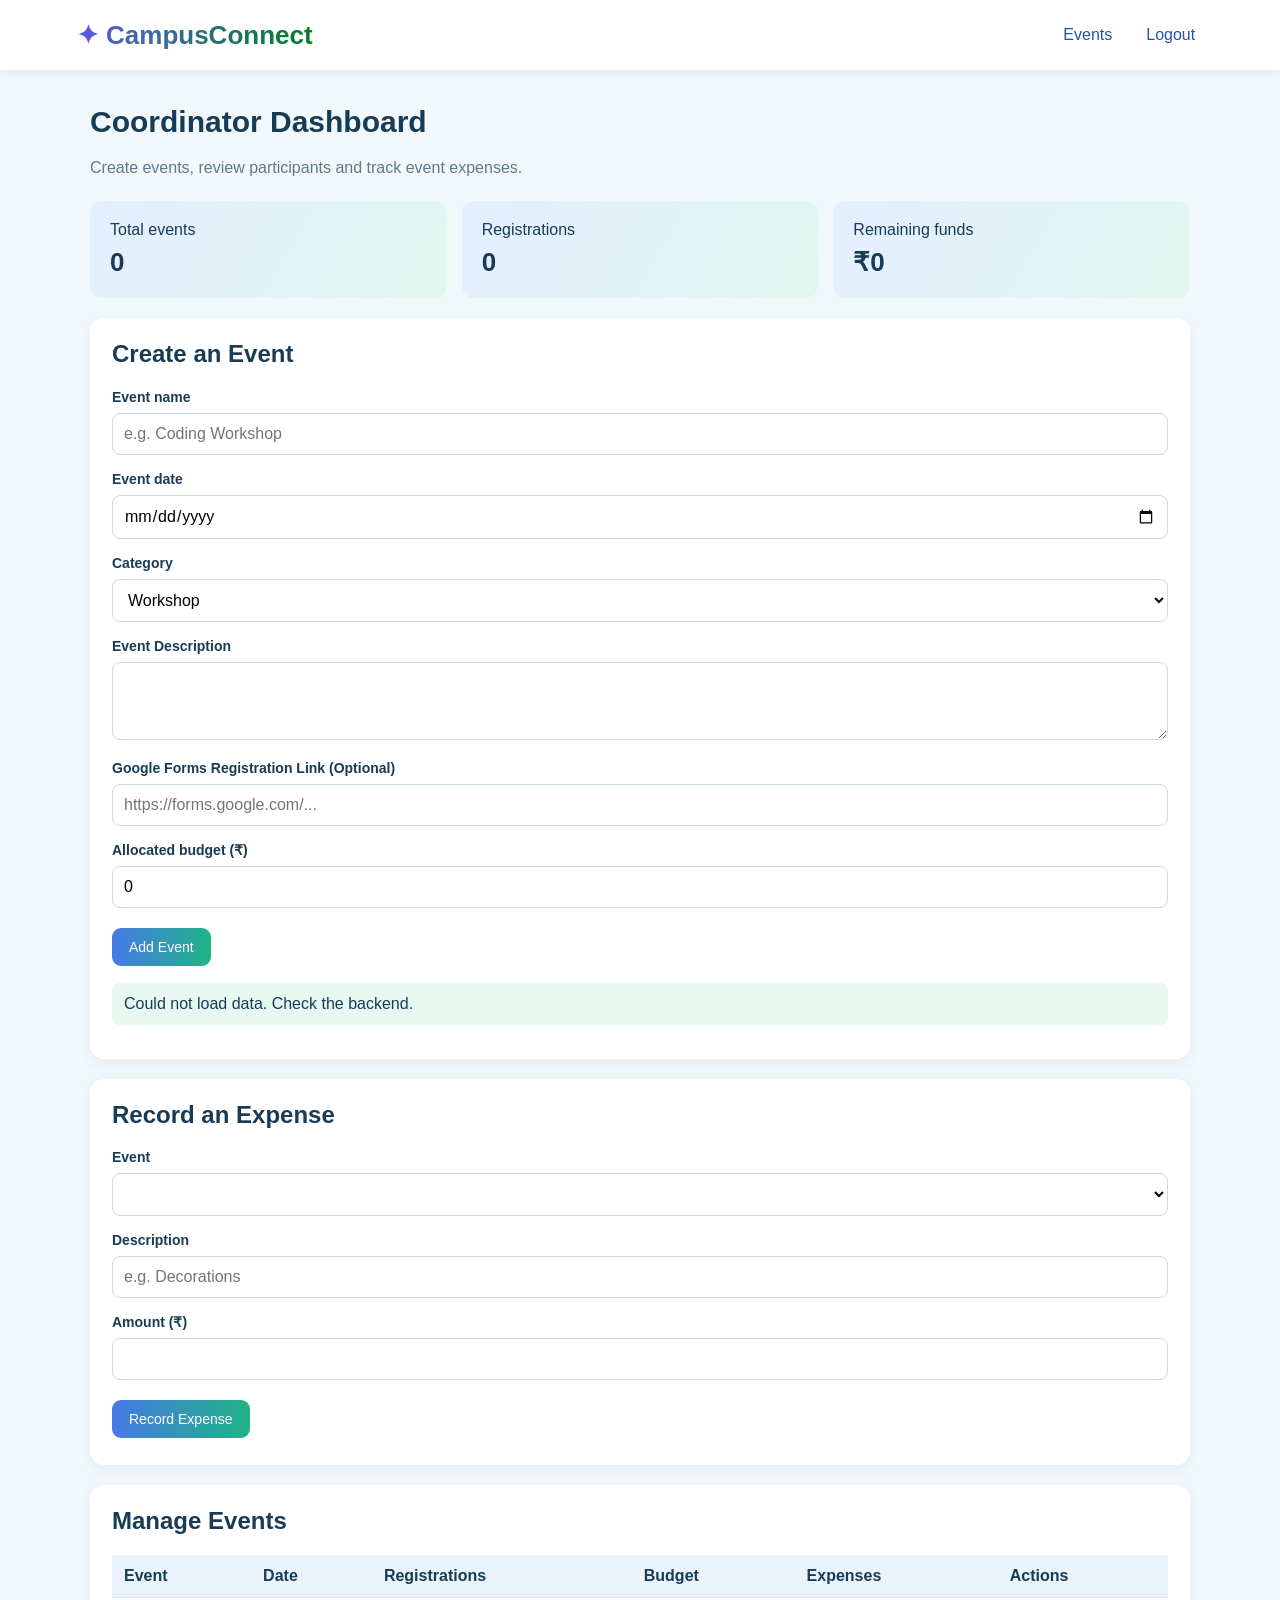
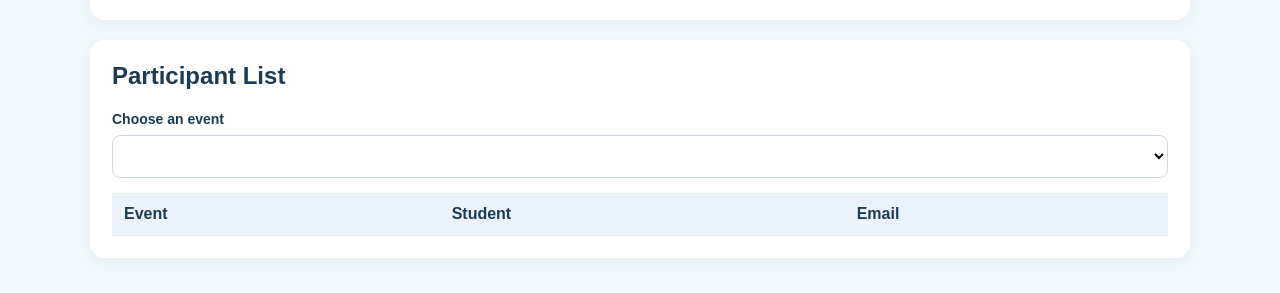
<file: CoordinatorDashboard.html>
<!DOCTYPE html>
<html lang="en">

<head>
    <meta charset="UTF-8">
    <meta name="viewport" content="width=device-width, initial-scale=1.0">
    <title>Coordinator Dashboard | CampusConnect</title>
    <link rel="stylesheet" href="CoordinatorDashboard.css">
    <script src="app.js" defer></script>
</head>

<body>
    <header class="site-header">
        <a class="site-brand" href="index.html">✦ CampusConnect</a>
        <nav class="site-nav">
            <a href="Events.html">Events</a>
            <a href="#" data-logout>Logout</a>
        </nav>
    </header>

    <main class="page">
        <h1 class="page-title">Coordinator Dashboard</h1>
        <p class="muted">Create events, review participants and track event expenses.</p>

        <div class="stats">
            <div class="stat">Total events<strong id="coordEventCount">0</strong></div>
            <div class="stat">Registrations<strong id="coordRegCount">0</strong></div>
            <div class="stat">Remaining funds<strong id="coordBalance">₹0</strong></div>
        </div>

        <div class="panel">
            <h2>Create an Event</h2>
            <form id="createEventForm">
                <label for="newEventTitle">Event name</label>
                <input id="newEventTitle" required placeholder="e.g. Coding Workshop">

                <label for="newEventDate">Event date</label>
                <input id="newEventDate" type="date" required>

                <label for="newEventCategory">Category</label>
                <select id="newEventCategory">
                    <option>Workshop</option>
                    <option>Technical</option>
                    <option>Cultural</option>
                    <option>Sports</option>
                </select>
                <label for="newEventDescription">Event Description</label>
                <textarea id="newEventDescription" rows="3" required
                    placeholder="Describe the event, its activities and who can participate...">
                </textarea>
                <label for="googleFormUrl"> Google Forms Registration Link (Optional)</label>
                <input type="url" id="googleFormUrl" name="googleFormUrl" placeholder="https://forms.google.com/...">

                <label for="newEventBudget">Allocated budget (₹)</label>
                <input id="newEventBudget" type="number" min="0" value="0" required>

                <button class="btn" type="submit">Add Event</button>
            </form>
            <p id="createEventMessage" class="notice" hidden></p>
        </div>


        <div class="panel">
            <h2>Record an Expense</h2>
            <form id="expenseForm">
                <label for="expenseEvent">Event</label>
                <select id="expenseEvent" required></select>

                <label for="expenseDescription">Description</label>
                <input id="expenseDescription" required placeholder="e.g. Decorations">

                <label for="expenseAmount">Amount (₹)</label>
                <input id="expenseAmount" type="number" min="0.01" step="0.01" required>

                <button class="btn" type="submit">Record Expense</button>
            </form>
            <p id="expenseMessage" class="notice" hidden></p>
        </div>

        <div class="panel">
            <h2>Manage Events</h2>
            <div class="table-wrap">
                <table>
                    <thead>
                        <tr>
                            <th>Event</th>
                            <th>Date</th>
                            <th>Registrations</th>
                            <th>Budget</th>
                            <th>Expenses</th>
                            <th>Actions</th>
                        </tr>
                    </thead>
                    <tbody id="coordinatorEventTable"></tbody>
                </table>
            </div>
        </div>

        <div class="panel">
            <h2>Participant List</h2>
            <label for="participantEvent">Choose an event</label>
            <select id="participantEvent"></select>
            <div class="table-wrap">
                <table>
                    <thead>
                        <tr>
                            <th>Event</th>
                            <th>Student</th>
                            <th>Email</th>
                        </tr>
                    </thead>
                    <tbody id="participantTable"></tbody>
                </table>
            </div>
        </div>
    </main>
</body>

</html>
</file>
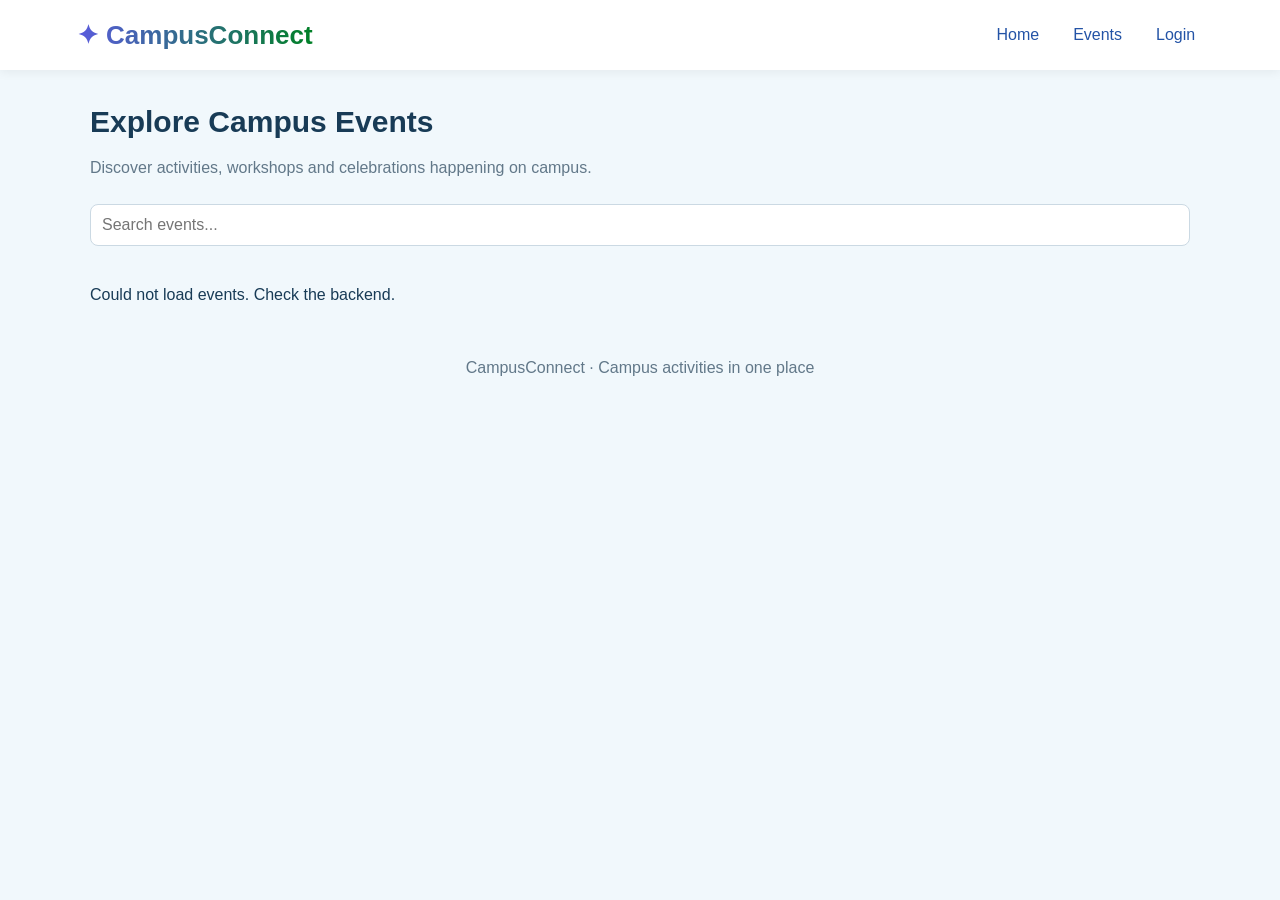
<file: Events.html>
<!DOCTYPE html>
<html lang="en">
<head>
    <meta charset="UTF-8">
    <meta name="viewport" content="width=device-width, initial-scale=1.0">
    <title>Events | CampusConnect</title>
    <link rel="stylesheet" href="Events.css">
    <script src="app.js" defer></script>
</head>
<body>
<header class="site-header">
    <a class="site-brand" href="index.html">✦ CampusConnect</a>
    <nav class="site-nav">
        <a href="index.html">Home</a>
        <a href="Events.html">Events</a>
        <a href="Login.html">Login</a>
    </nav>
</header>

<main class="page">
    <h1 class="page-title">Explore Campus Events</h1>
    <p class="muted">Discover activities, workshops and celebrations happening on campus.</p>

    <input id="eventSearch" type="search" placeholder="Search events...">

    <div id="eventList" class="card-grid"></div>
    <p id="eventMessage" class="notice" hidden></p>
</main>

<footer>CampusConnect · Campus activities in one place</footer>
</body>
</html>
</file>
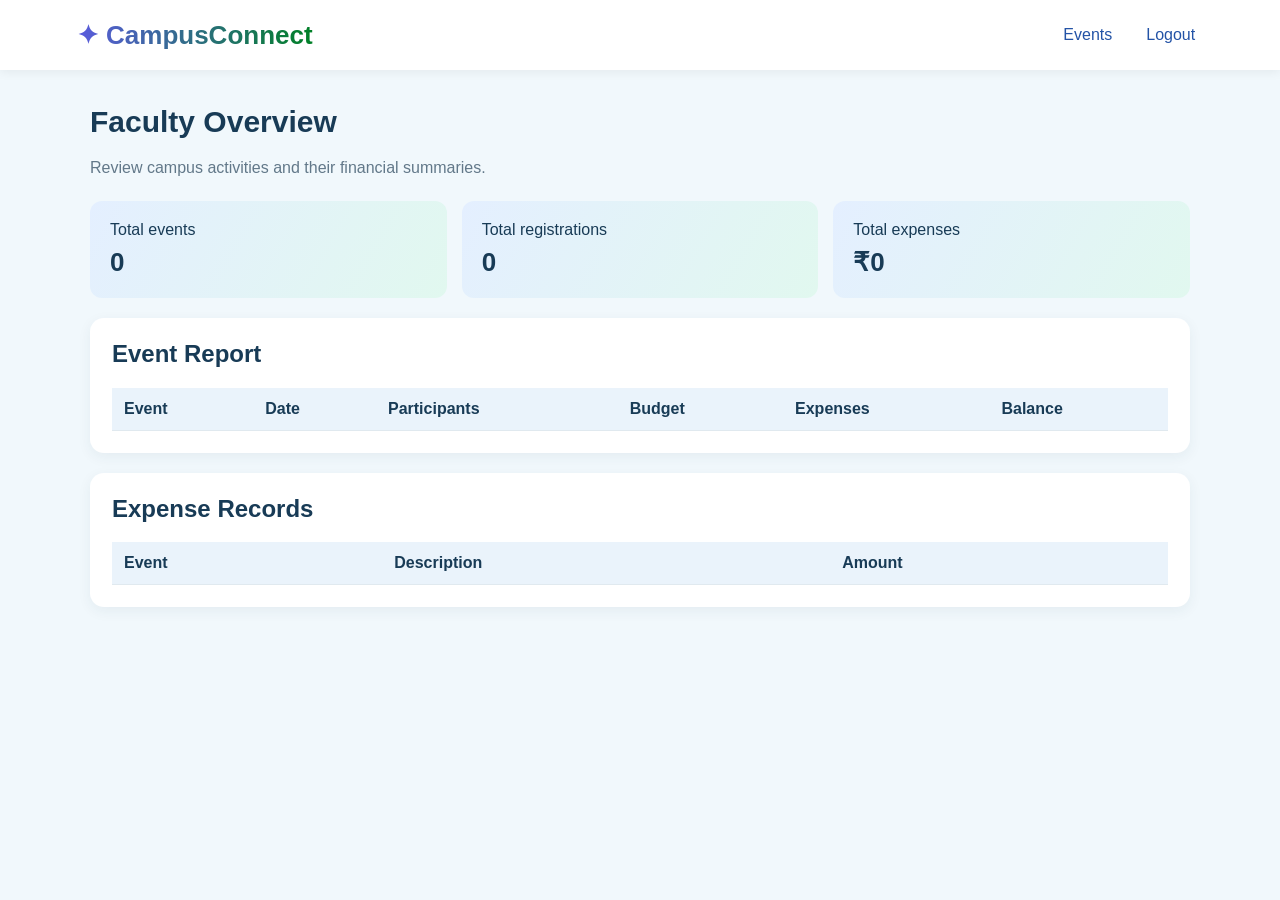
<file: FacultyDashboard.html>
<!DOCTYPE html>
<html lang="en">
<head>
    <meta charset="UTF-8">
    <meta name="viewport" content="width=device-width, initial-scale=1.0">
    <title>Faculty Dashboard | CampusConnect</title>
    <link rel="stylesheet" href="FacultyDashboard.css">
    <script src="app.js" defer></script>
</head>
<body>
<header class="site-header">
    <a class="site-brand" href="index.html">✦ CampusConnect</a>
    <nav class="site-nav">
        <a href="Events.html">Events</a>
        <a href="#" data-logout>Logout</a>
    </nav>
</header>

<main class="page">
    <h1 class="page-title">Faculty Overview</h1>
    <p class="muted">Review campus activities and their financial summaries.</p>

    <div class="stats">
        <div class="stat">Total events<strong id="facultyEventCount">0</strong></div>
        <div class="stat">Total registrations<strong id="facultyRegCount">0</strong></div>
        <div class="stat">Total expenses<strong id="facultyExpenses">₹0</strong></div>
    </div>

    <div class="panel">
        <h2>Event Report</h2>
        <div class="table-wrap">
            <table>
                <thead><tr><th>Event</th><th>Date</th><th>Participants</th><th>Budget</th><th>Expenses</th><th>Balance</th></tr></thead>
                <tbody id="facultyEventTable"></tbody>
            </table>
        </div>
    </div>

    <div class="panel">
        <h2>Expense Records</h2>
        <div class="table-wrap">
            <table>
                <thead><tr><th>Event</th><th>Description</th><th>Amount</th></tr></thead>
                <tbody id="facultyExpenseTable"></tbody>
            </table>
        </div>
    </div>
</main>
</body>
</html>
</file>
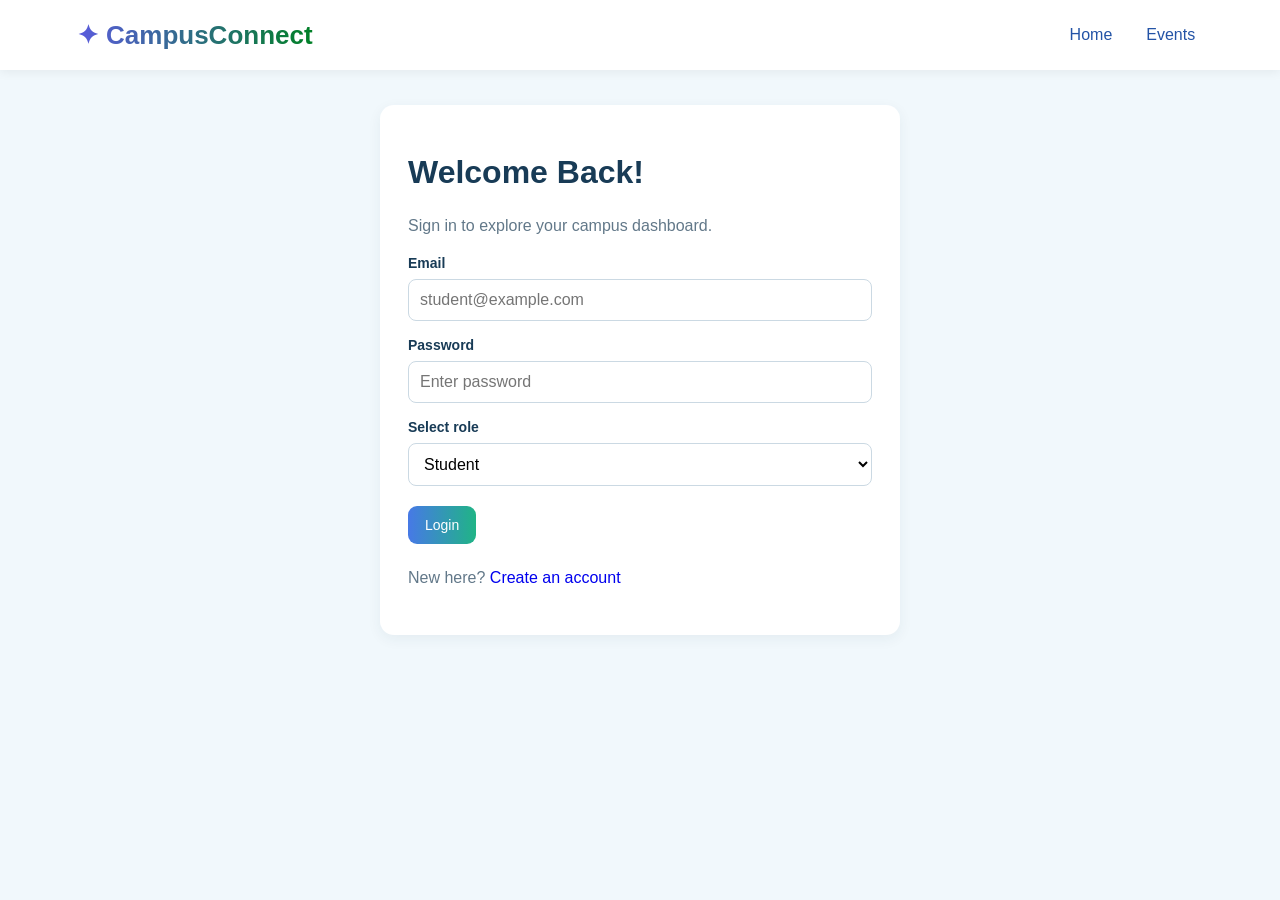
<file: Login.html>
<!DOCTYPE html>
<html lang="en">

<head>
    <meta charset="UTF-8">
    <meta name="viewport" content="width=device-width, initial-scale=1.0">
    <title>Login | CampusConnect</title>
    <link rel="stylesheet" href="Login.css">
    <script src="app.js" defer></script>
</head>

<body>
    <header class="site-header">
        <a class="site-brand" href="index.html">✦ CampusConnect</a>
        <nav class="site-nav">
            <a href="index.html">Home</a>
            <a href="Events.html">Events</a>
        </nav>
    </header>

    <main class="page form-box">
        <div class="panel">
            <h1>Welcome Back!</h1>
            <p class="muted">Sign in to explore your campus dashboard.</p>

            <form id="loginForm">
                <label for="loginEmail">Email</label>
                <input id="loginEmail" type="email" required placeholder="student@example.com">

                <label for="loginPassword">Password</label>
                <input id="loginPassword" type="password" required placeholder="Enter password">

                <label for="loginRole">Select role</label>
                <select id="loginRole">
                    <option value="student">Student</option>
                    <option value="coordinator">Coordinator</option>
                    <option value="faculty">Faculty</option>
                </select>

                <button class="btn" type="submit">Login</button>
            </form>

            <p class="muted">New here? <a href="Register.html">Create an account</a></p>
            <p id="loginMessage" class="notice" hidden></p>
        </div>
    </main>
</body>

</html>
</file>
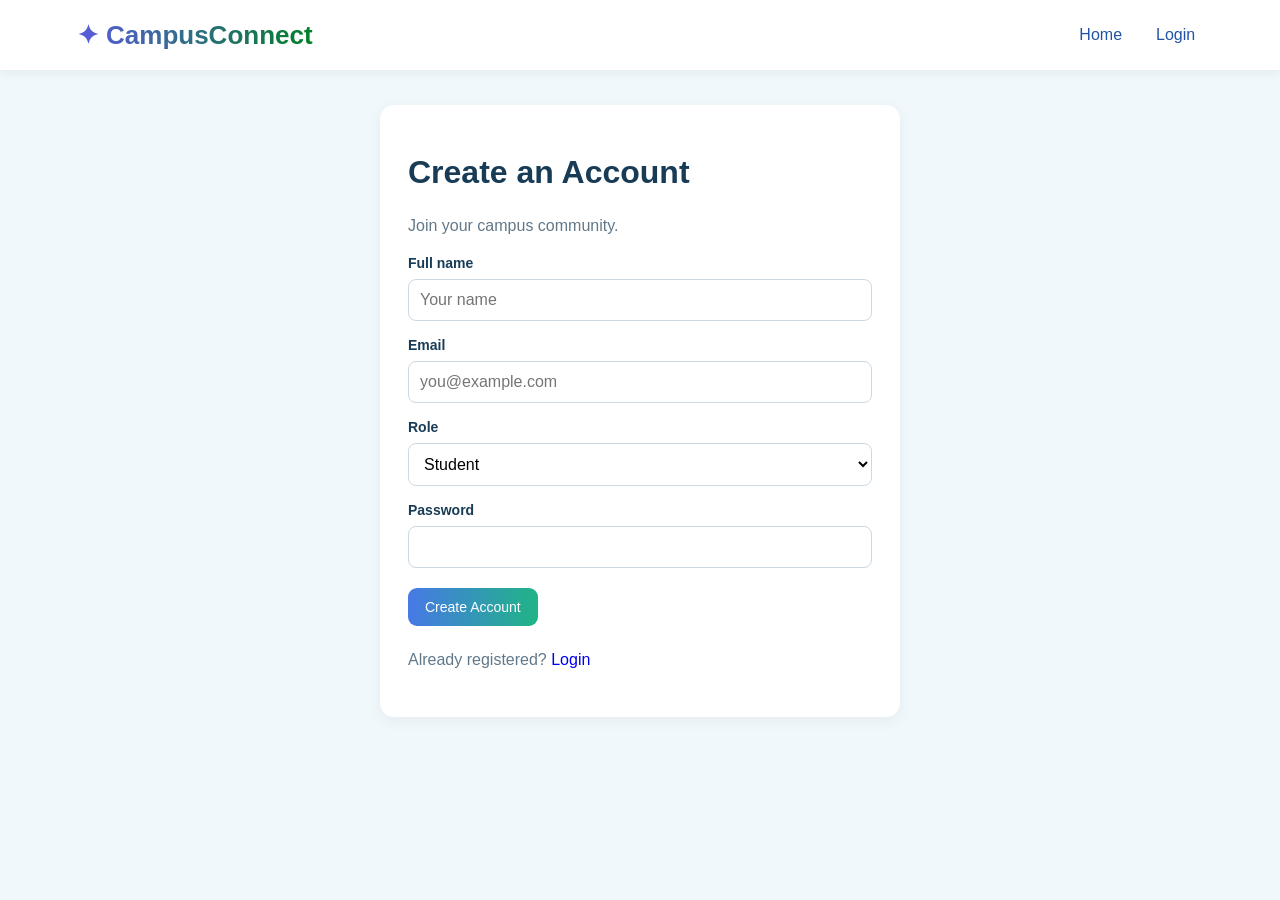
<file: Register.html>
<!DOCTYPE html>
<html lang="en">

<head>
    <meta charset="UTF-8">
    <meta name="viewport" content="width=device-width, initial-scale=1.0">
    <title>Register | CampusConnect</title>
    <link rel="stylesheet" href="Register.css">
    <script src="app.js" defer></script>
</head>

<body>
    <header class="site-header">
        <a class="site-brand" href="index.html">✦ CampusConnect</a>
        <nav class="site-nav">
            <a href="index.html">Home</a>
            <a href="Login.html">Login</a>
        </nav>
    </header>

    <main class="page form-box">
        <div class="panel">
            <h1>Create an Account</h1>
            <p class="muted">Join your campus community.</p>

            <form id="registerForm">
                <label for="fullName">Full name</label>
                <input id="fullName" required placeholder="Your name">

                <label for="registerEmail">Email</label>
                <input id="registerEmail" type="email" required placeholder="you@example.com">

                <label for="registerRole">Role</label>
                <select id="registerRole">
                    <option value="student">Student</option>
                    <option value="coordinator">Coordinator</option>
                    <option value="faculty">Faculty</option>
                </select>

                <label for="registerPassword">Password</label>
                <input id="registerPassword" type="password" required minlength="4">

                <button class="btn" type="submit">Create Account</button>
            </form>

            <p id="registerMessage" class="notice" hidden></p>
            <p class="muted">Already registered? <a href="Login.html">Login</a></p>
        </div>
    </main>
</body>

</html>
</file>
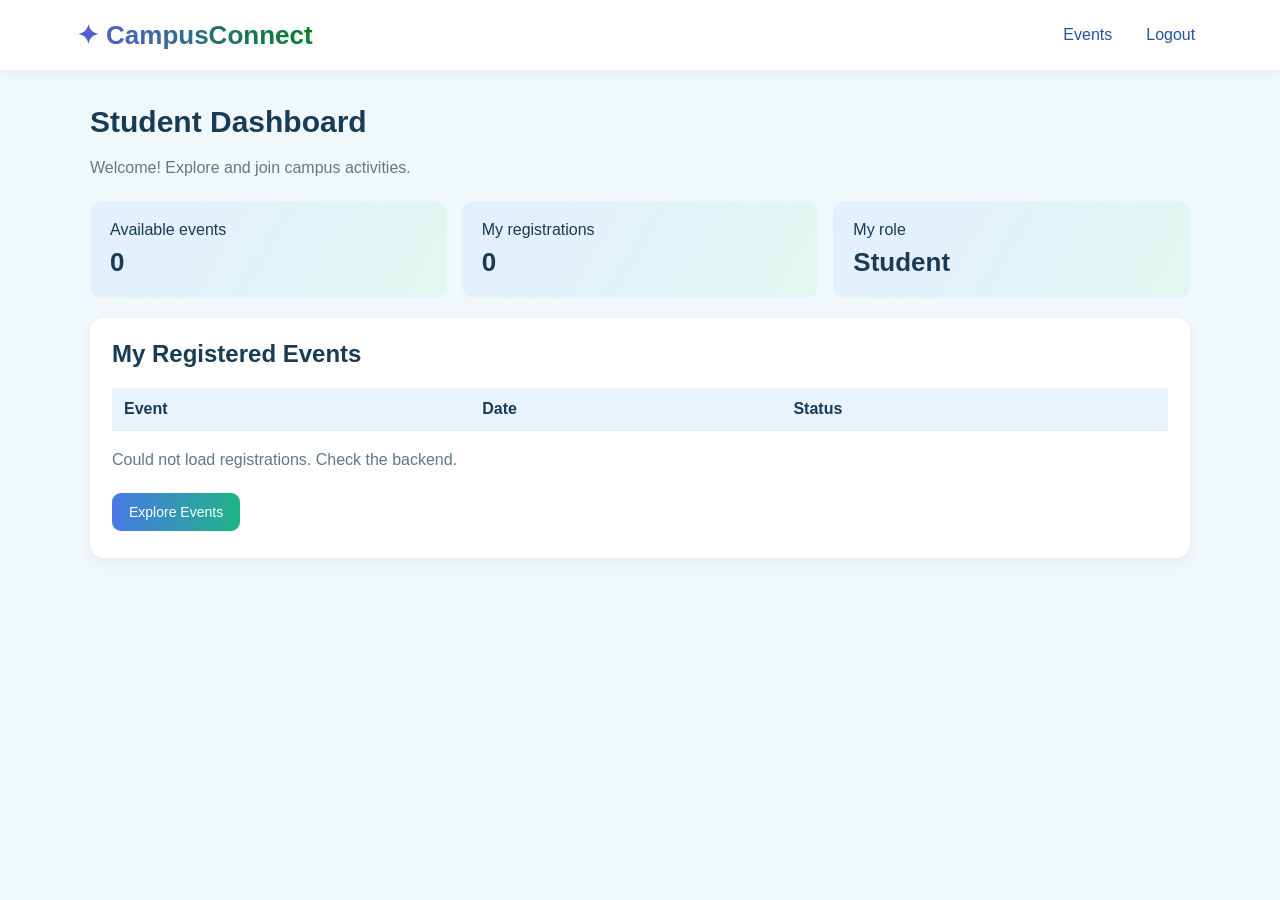
<file: StudentDashboard.html>
<!DOCTYPE html>
<html lang="en">
<head>
    <meta charset="UTF-8">
    <meta name="viewport" content="width=device-width, initial-scale=1.0">
    <title>Student Dashboard | CampusConnect</title>
    <link rel="stylesheet" href="StudentDashboard.css">
    <script src="app.js" defer></script>
</head>
<body>
<header class="site-header">
    <a class="site-brand" href="index.html">✦ CampusConnect</a>
    <nav class="site-nav">
        <a href="Events.html">Events</a>
        <a href="#" data-logout>Logout</a>
    </nav>
</header>

<main class="page">
    <h1 class="page-title">Student Dashboard</h1>
    <p id="welcomeText" class="muted">Welcome! Explore and join campus activities.</p>

    <div class="stats">
        <div class="stat">Available events<strong id="studentEventCount">0</strong></div>
        <div class="stat">My registrations<strong id="studentRegCount">0</strong></div>
        <div class="stat">My role<strong>Student</strong></div>
    </div>

    <div class="panel">
        <h2>My Registered Events</h2>
        <div class="table-wrap">
            <table>
                <thead><tr><th>Event</th><th>Date</th><th>Status</th></tr></thead>
                <tbody id="studentRegistrations"></tbody>
            </table>
        </div>
        <p id="studentEmpty" class="muted">You haven't registered for an event yet.</p>
        <a class="btn" href="Events.html">Explore Events</a>
    </div>
</main>
</body>
</html>
</file>
<file: CoordinatorDashboard.css>
@import url("common.css");
</file>
<file: Events.css>
@import url("common.css");
</file>
<file: FacultyDashboard.css>
@import url("common.css");
</file>
<file: Login.css>
@import url("common.css");
</file>
<file: Register.css>
@import url("common.css");
</file>
<file: StudentDashboard.css>
@import url("common.css");
</file>
